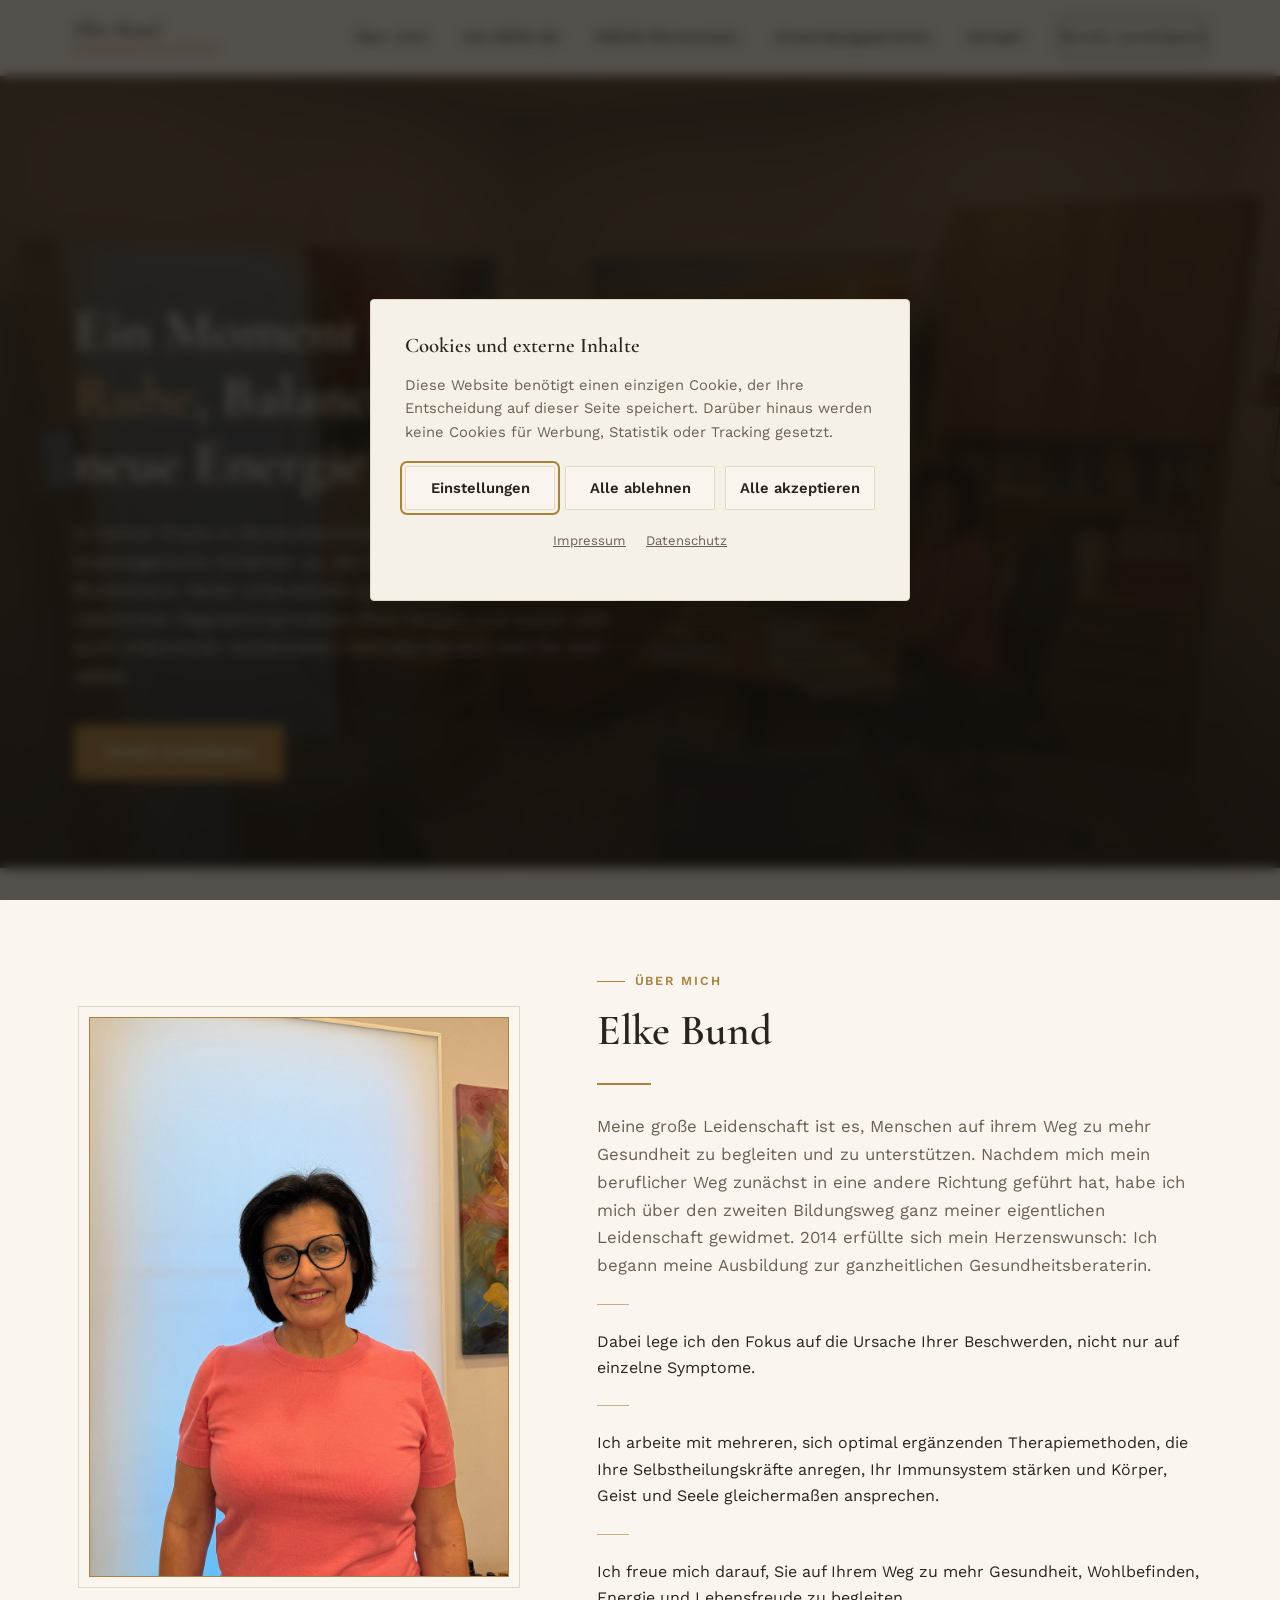
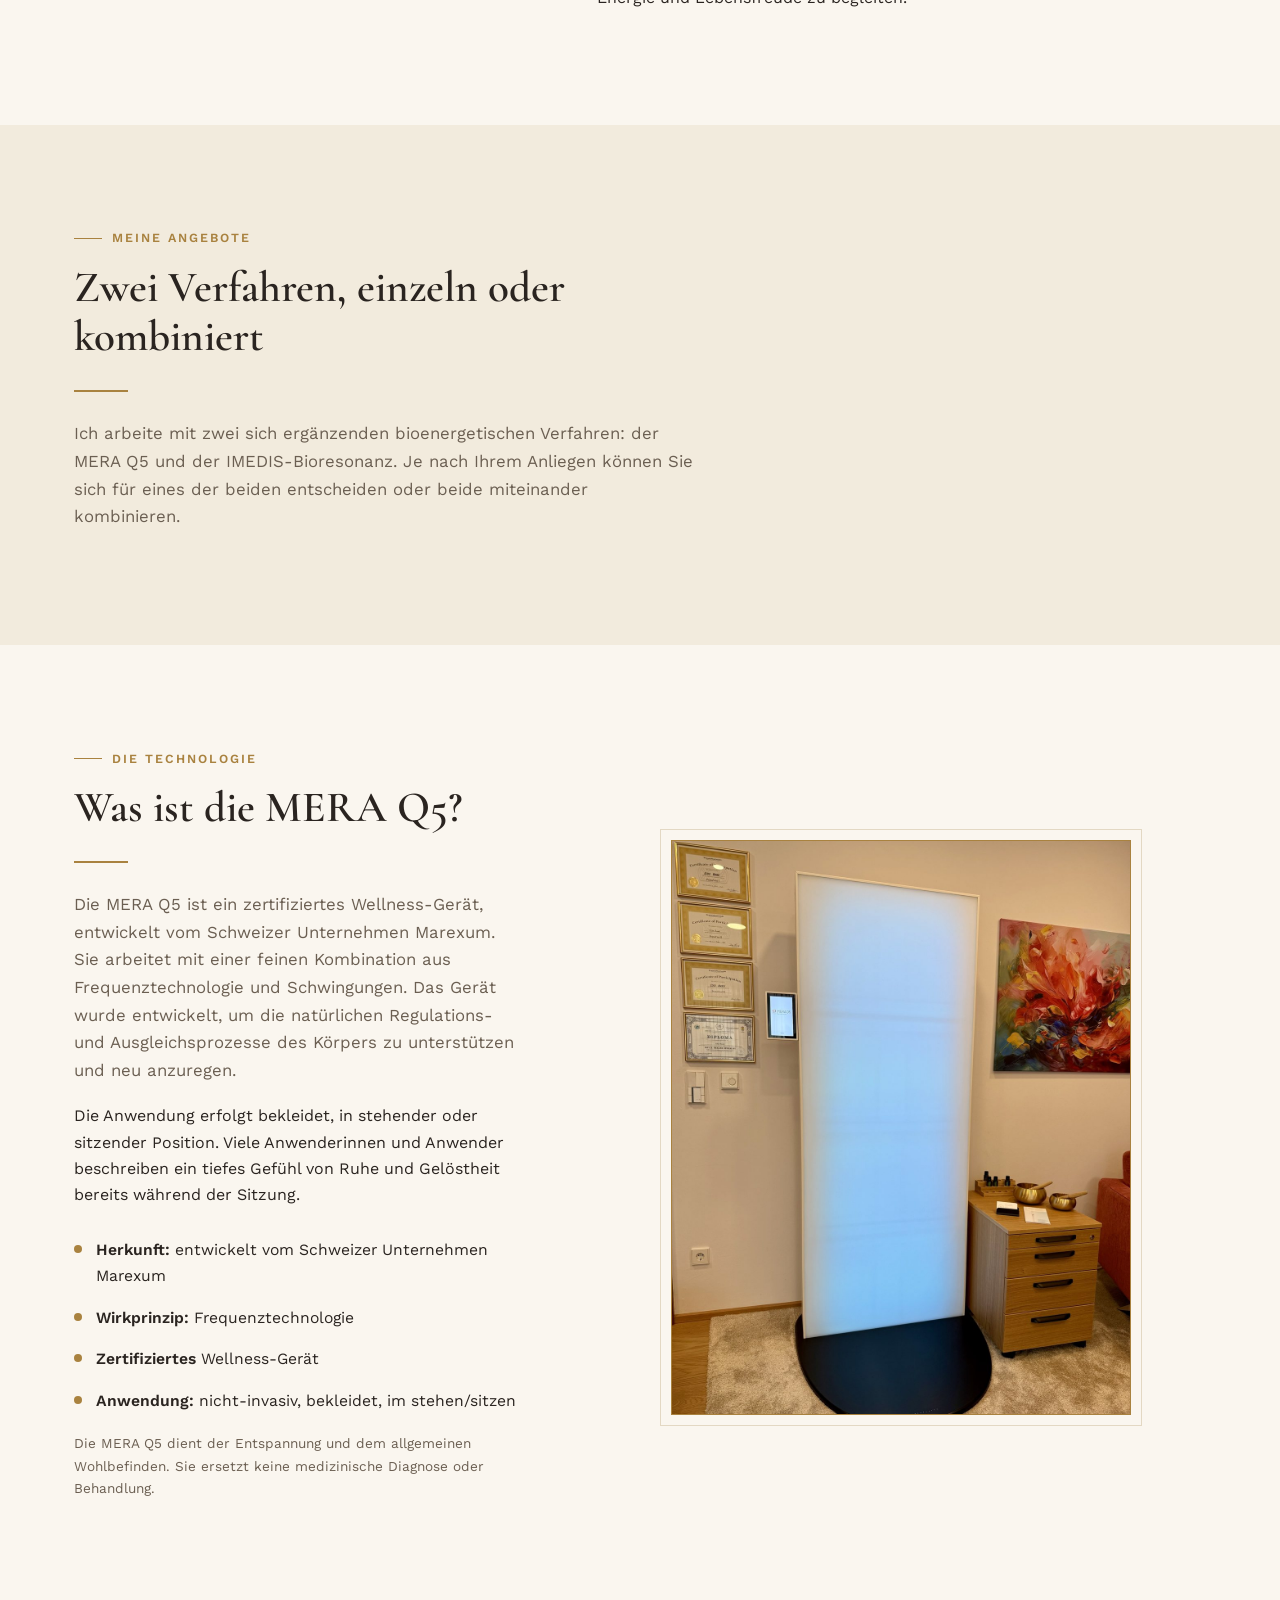
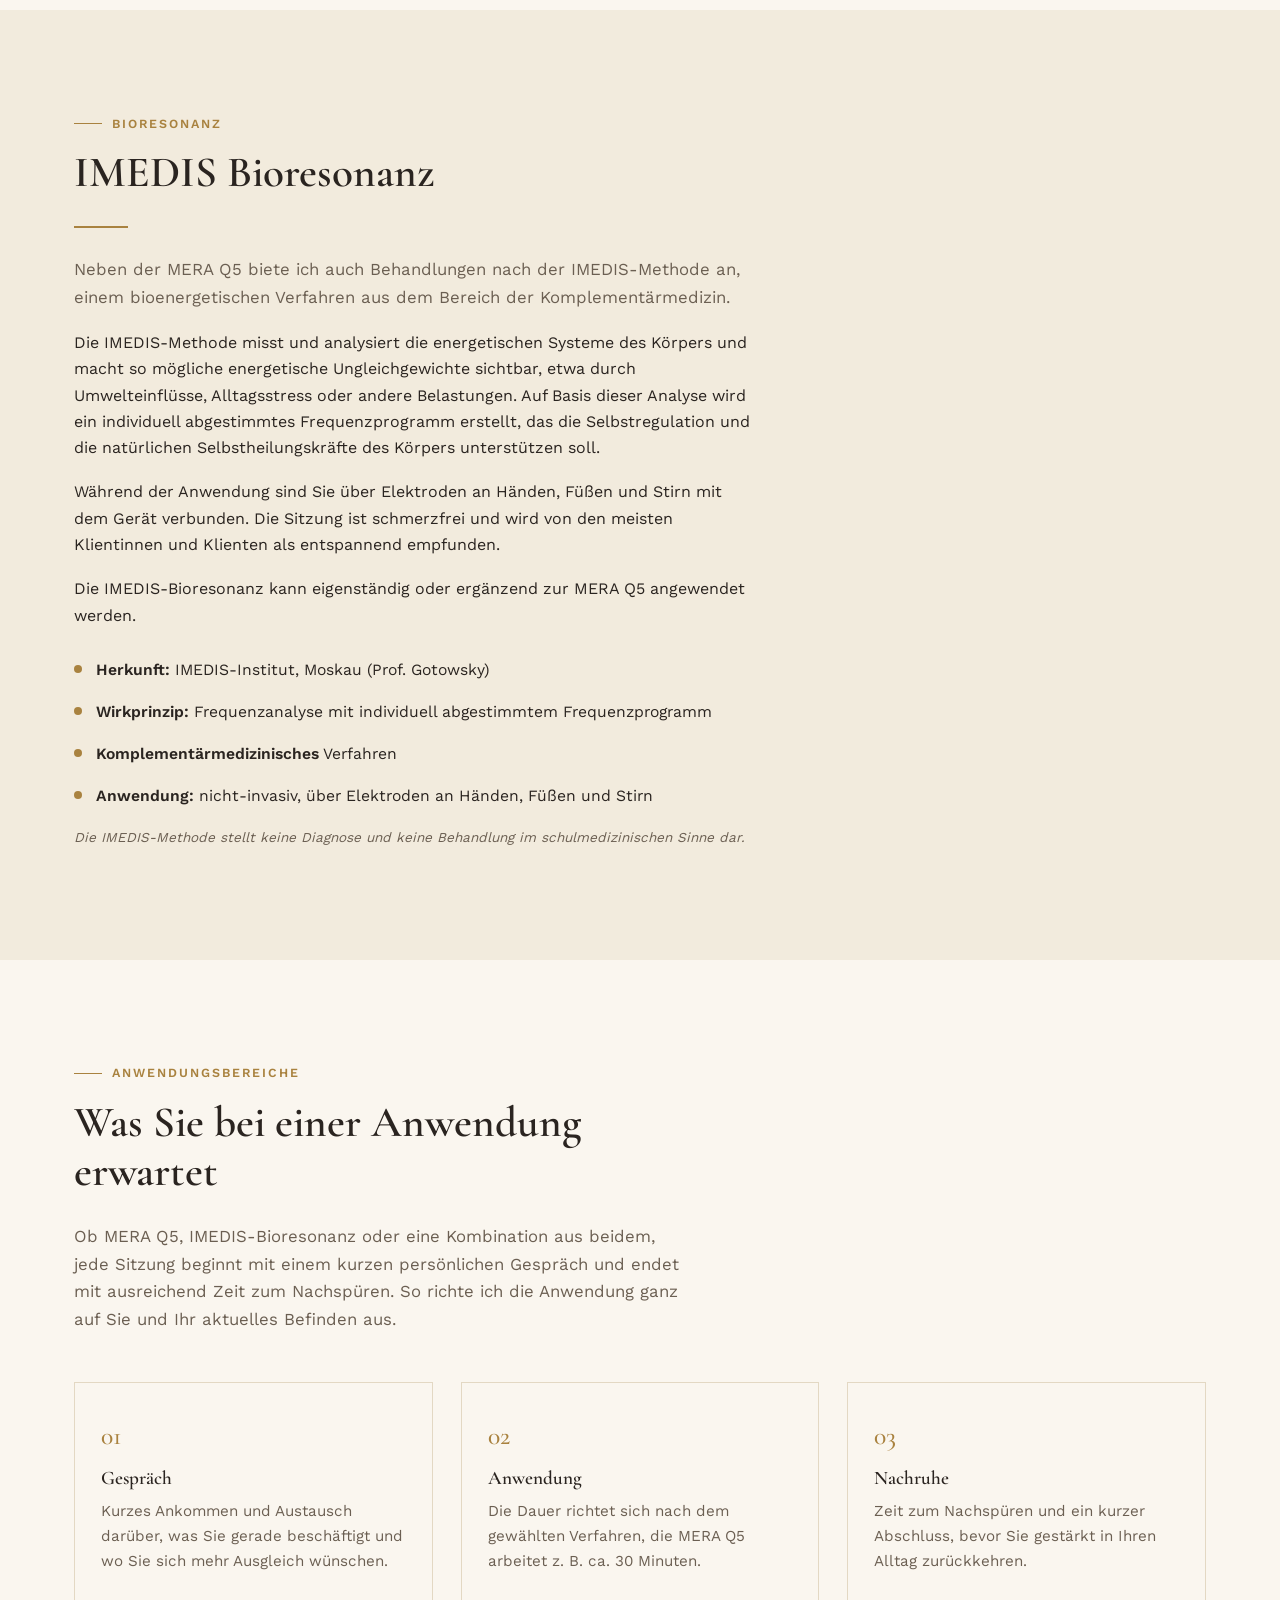
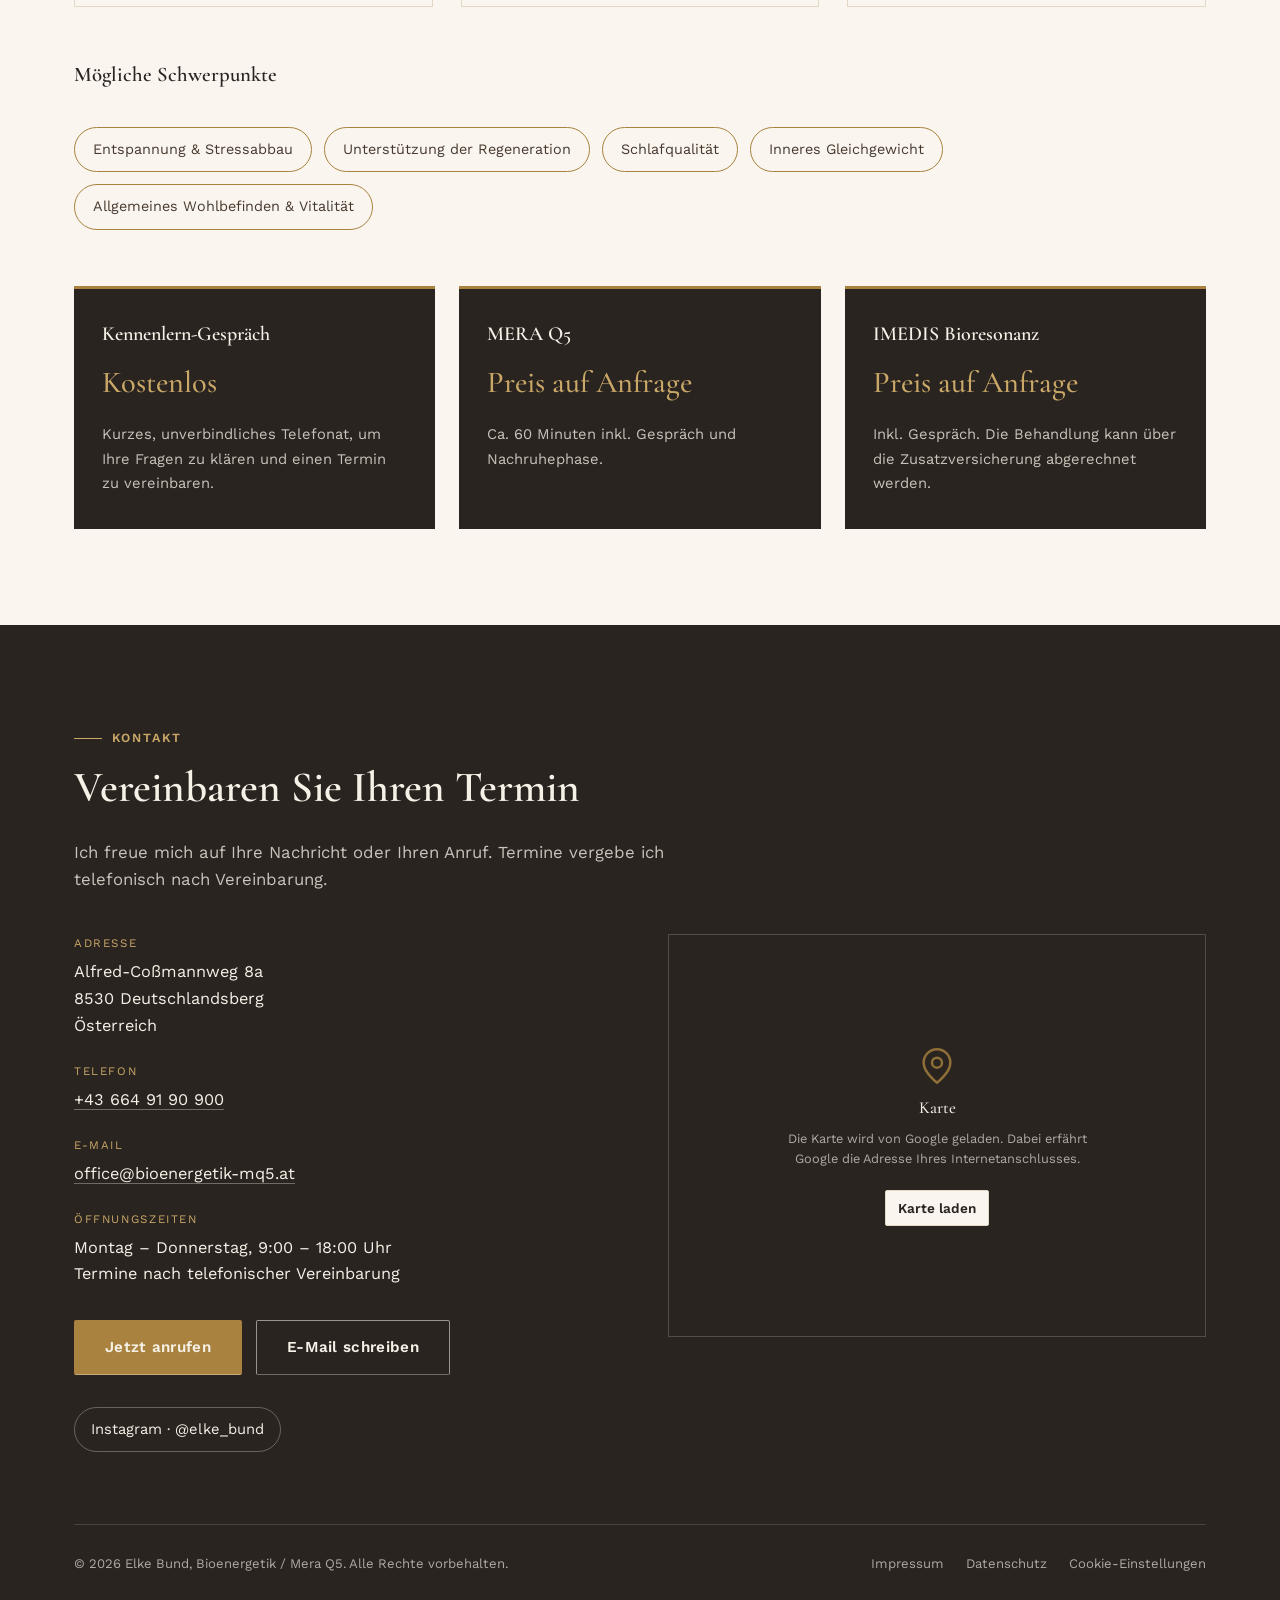
<file: index.html>
<!DOCTYPE html>
<html lang="de">
<head>
<meta charset="UTF-8">
<meta name="viewport" content="width=device-width, initial-scale=1.0">

<!-- SICHERHEIT: Content Security Policy. Die Seite laedt ausschliesslich
     Dateien von sich selbst. GitHub Pages kann keine echten HTTP-Header
     senden, deshalb als meta-Tag. FOLGE FUER DIE ARBEIT: style="..." im
     HTML und <script> Bloecke im HTML werden stillschweigend blockiert.
     Neues CSS gehoert nach css/style.css, neues JavaScript nach js/script.js.
     frame-src erlaubt ausschliesslich Google Maps, und auch das nur fuer
     den iframe, den js/script.js erst nach der Zustimmung erzeugt. -->
<meta http-equiv="Content-Security-Policy" content="default-src 'none'; script-src 'self'; style-src 'self'; font-src 'self'; img-src 'self' data:; frame-src https://www.google.com; base-uri 'none'; form-action 'none'">
<meta name="referrer" content="strict-origin-when-cross-origin">

<title>Elke Bund, Bioenergetik: MERA Q5 &amp; IMEDIS Bioresonanz | Deutschlandsberg</title>
<meta name="description" content="Bioenergetische Anwendungen mit der MERA Q5 und der IMEDIS-Bioresonanz bei Elke Bund in Deutschlandsberg, einzeln oder miteinander kombiniert.">
<link rel="icon" type="image/svg+xml" href="assets/images/favicon.svg">
<!-- Schriften liegen selbst im Repo (assets/fonts/), nie ueber das Google-
     Fonts-CDN: das wuerde die IP-Adresse jedes Besuchers an Google
     uebertragen, noch bevor eine Cookie-Entscheidung moeglich ist. -->
<link rel="stylesheet" href="css/fonts.css">
<link rel="stylesheet" href="css/style.css">
</head>
<body>

<a class="skip-link" href="#inhalt">Zum Inhalt springen</a>

<nav class="site-nav">
  <div class="nav-inner">
    <a href="#top" class="brand">
      <span class="brand-name">Elke Bund</span>
      <span class="brand-sub">Bioenergetik-Praxis</span>
    </a>

    <input type="checkbox" id="nav-toggle" class="nav-toggle">
    <label for="nav-toggle" class="nav-toggle-label" aria-label="Menü öffnen">
      <span></span><span></span><span></span>
    </label>

    <ul class="nav-links">
      <li><a href="#ueber-mich">Über mich</a></li>
      <li><a href="#mera-q5">Die MERA Q5</a></li>
      <li><a href="#imedis">IMEDIS Bioresonanz</a></li>
      <li><a href="#anwendungsbereiche">Anwendungsbereiche</a></li>
      <li><a href="#kontakt">Kontakt</a></li>
      <li class="nav-cta"><a href="#kontakt" class="btn btn-outline-dark">Termin vereinbaren</a></li>
    </ul>
  </div>
</nav>

<header class="hero" id="top">
  <div class="hero-media">
    <img src="assets/images/hero.jpg" alt="Praxisraum von Elke Bund mit der MERA Q5" width="2000" height="1500">
  </div>
  <div class="hero-scrim" aria-hidden="true"></div>
  <div class="container hero-content">
    <h1 class="hero-hook">Ein Moment für <em>Ruhe</em>, Balance und neue Energie</h1>
    <p class="hero-intro">
      In meiner Praxis in Deutschlandsberg biete ich zwei bioenergetische Verfahren an, die MERA Q5 und die
      IMEDIS-Bioresonanz. Beide unterstützen auf ihre eigene Art die natürlichen Regulationsprozesse Ihres
      Körpers und lassen sich auch miteinander kombinieren. Nehmen Sie sich Zeit für sich selbst.
    </p>
    <a href="#kontakt" class="btn btn-gold">Termin vereinbaren</a>
  </div>
</header>

<main id="inhalt">

  <section id="ueber-mich">
    <div class="container split">
      <div class="split-media">
        <div class="img-frame portrait-frame">
          <img src="assets/images/portrait.jpg" alt="Elke Bund" width="1050" height="1400" loading="lazy">
        </div>
      </div>
      <div class="split-text">
        <span class="eyebrow">Über mich</span>
        <h2 class="section-title">Elke Bund</h2>
        <hr class="divider-gold">
        <p class="lede">
          Meine große Leidenschaft ist es, Menschen auf ihrem Weg zu mehr Gesundheit zu begleiten und zu unterstützen.
          Nachdem mich mein beruflicher Weg zunächst in eine andere Richtung geführt hat, habe ich mich über den zweiten
          Bildungsweg ganz meiner eigentlichen Leidenschaft gewidmet. 2014 erfüllte sich mein Herzenswunsch:
          Ich begann meine Ausbildung zur ganzheitlichen Gesundheitsberaterin.
        </p>
        <hr class="divider-gold divider-gold-sm">
        <p>
          Dabei lege ich den Fokus auf die Ursache Ihrer Beschwerden, nicht nur auf einzelne Symptome.
        </p>
        <hr class="divider-gold divider-gold-sm">
        <p>
          Ich arbeite mit mehreren, sich optimal ergänzenden Therapiemethoden, die Ihre Selbstheilungskräfte anregen,
          Ihr Immunsystem stärken und Körper, Geist und Seele gleichermaßen ansprechen.
        </p>
        <hr class="divider-gold divider-gold-sm">
        <p>
          Ich freue mich darauf, Sie auf Ihrem Weg zu mehr Gesundheit, Wohlbefinden, Energie und Lebensfreude zu begleiten.
        </p>
      </div>
    </div>
  </section>

  <section id="verfahren" class="section-alt">
    <div class="container">
      <span class="eyebrow">Meine Angebote</span>
      <h2 class="section-title">Zwei Verfahren, einzeln oder kombiniert</h2>
      <hr class="divider-gold">
      <p class="section-lede">
        Ich arbeite mit zwei sich ergänzenden bioenergetischen Verfahren: der MERA Q5 und der IMEDIS-Bioresonanz.
        Je nach Ihrem Anliegen können Sie sich für eines der beiden entscheiden oder beide miteinander kombinieren.
      </p>
    </div>
  </section>

  <section id="mera-q5">
    <div class="container split reverse">
      <div class="split-media">
        <div class="img-frame device-frame">
          <img src="assets/images/device.jpg" alt="Die MERA Q5 im Praxisraum" width="1120" height="1400" loading="lazy">
        </div>
      </div>
      <div class="split-text">
        <span class="eyebrow">Die Technologie</span>
        <h2 class="section-title">Was ist die MERA Q5?</h2>
        <hr class="divider-gold">
        <p class="lede">
          Die MERA Q5 ist ein zertifiziertes Wellness-Gerät, entwickelt vom Schweizer Unternehmen Marexum. Sie
          arbeitet mit einer feinen Kombination aus Frequenztechnologie und Schwingungen. Das Gerät wurde entwickelt, um die
          natürlichen Regulations- und Ausgleichsprozesse des Körpers zu unterstützen und neu anzuregen.
        </p>
        <p>
          Die Anwendung erfolgt bekleidet, in stehender oder sitzender Position. Viele Anwenderinnen und Anwender
          beschreiben ein tiefes Gefühl von Ruhe und Gelöstheit bereits während der Sitzung.
        </p>
        <ul class="fact-list">
          <li><span class="dot"></span><span><strong>Herkunft:</strong> entwickelt vom Schweizer Unternehmen Marexum</span></li>
          <li><span class="dot"></span><span><strong>Wirkprinzip:</strong> Frequenztechnologie</span></li>
          <li><span class="dot"></span><span><strong>Zertifiziertes</strong> Wellness-Gerät</span></li>
          <li><span class="dot"></span><span><strong>Anwendung:</strong> nicht-invasiv, bekleidet, im stehen/sitzen</span></li>
        </ul>
        <p class="small-note">
          Die MERA Q5 dient der Entspannung und dem allgemeinen Wohlbefinden. Sie ersetzt keine medizinische
          Diagnose oder Behandlung.
        </p>
      </div>
    </div>
  </section>

  <section id="imedis" class="section-alt">
    <div class="container">
      <span class="eyebrow">Bioresonanz</span>
      <h2 class="section-title">IMEDIS Bioresonanz</h2>
      <hr class="divider-gold">
      <div class="text-block">
        <p class="lede">
          Neben der MERA Q5 biete ich auch Behandlungen nach der IMEDIS-Methode an, einem bioenergetischen
          Verfahren aus dem Bereich der Komplementärmedizin.
        </p>
        <p>
          Die IMEDIS-Methode misst und analysiert die energetischen Systeme des Körpers und macht so mögliche
          energetische Ungleichgewichte sichtbar, etwa durch Umwelteinflüsse, Alltagsstress oder andere
          Belastungen. Auf Basis dieser Analyse wird ein individuell abgestimmtes Frequenzprogramm erstellt, das
          die Selbstregulation und die natürlichen Selbstheilungskräfte des Körpers unterstützen soll.
        </p>
        <p>
          Während der Anwendung sind Sie über Elektroden an Händen, Füßen und Stirn mit dem Gerät verbunden. Die
          Sitzung ist schmerzfrei und wird von den meisten Klientinnen und Klienten als entspannend empfunden.
        </p>
        <p>
          Die IMEDIS-Bioresonanz kann eigenständig oder ergänzend zur MERA Q5 angewendet werden.
        </p>
        <ul class="fact-list">
          <li><span class="dot"></span><span><strong>Herkunft:</strong> IMEDIS-Institut, Moskau (Prof. Gotowsky)</span></li>
          <li><span class="dot"></span><span><strong>Wirkprinzip:</strong> Frequenzanalyse mit individuell abgestimmtem Frequenzprogramm</span></li>
          <li><span class="dot"></span><span><strong>Komplementärmedizinisches</strong> Verfahren</span></li>
          <li><span class="dot"></span><span><strong>Anwendung:</strong> nicht-invasiv, über Elektroden an Händen, Füßen und Stirn</span></li>
        </ul>
        <p class="small-note">
          <em>Die IMEDIS-Methode stellt keine Diagnose und keine Behandlung im schulmedizinischen Sinne dar.</em>
        </p>
      </div>
    </div>
  </section>

  <section id="anwendungsbereiche">
    <div class="container">
      <span class="eyebrow">Anwendungsbereiche</span>
      <h2 class="section-title">Was Sie bei einer Anwendung erwartet</h2>
      <p class="section-lede">
        Ob MERA Q5, IMEDIS-Bioresonanz oder eine Kombination aus beidem, jede Sitzung beginnt mit einem kurzen
        persönlichen Gespräch und endet mit ausreichend Zeit zum Nachspüren. So richte ich die Anwendung ganz auf
        Sie und Ihr aktuelles Befinden aus.
      </p>

      <div class="steps">
        <div class="step-card">
          <span class="step-number">01</span>
          <h3>Gespräch</h3>
          <p>Kurzes Ankommen und Austausch darüber, was Sie gerade beschäftigt und wo Sie sich mehr Ausgleich wünschen.</p>
        </div>
        <div class="step-card">
          <span class="step-number">02</span>
          <h3>Anwendung</h3>
          <p>Die Dauer richtet sich nach dem gewählten Verfahren, die MERA Q5 arbeitet z. B. ca. 30 Minuten.</p>
        </div>
        <div class="step-card">
          <span class="step-number">03</span>
          <h3>Nachruhe</h3>
          <p>Zeit zum Nachspüren und ein kurzer Abschluss, bevor Sie gestärkt in Ihren Alltag zurückkehren.</p>
        </div>
      </div>

      <div class="focus-block">
        <h3>Mögliche Schwerpunkte</h3>
        <div class="tag-grid">
          <span class="tag">Entspannung &amp; Stressabbau</span>
          <span class="tag">Unterstützung der Regeneration</span>
          <span class="tag">Schlafqualität</span>
          <span class="tag">Inneres Gleichgewicht</span>
          <span class="tag">Allgemeines Wohlbefinden &amp; Vitalität</span>
        </div>
      </div>

      <div class="pricing">
        <div class="price-card">
          <h3>Kennenlern-Gespräch</h3>
          <div class="price">Kostenlos</div>
          <p>Kurzes, unverbindliches Telefonat, um Ihre Fragen zu klären und einen Termin zu vereinbaren.</p>
        </div>
        <div class="price-card">
          <h3>MERA Q5</h3>
          <div class="price">Preis auf Anfrage</div>
          <p>Ca. 60 Minuten inkl. Gespräch und Nachruhephase.</p>
        </div>
        <div class="price-card">
          <h3>IMEDIS Bioresonanz</h3>
          <div class="price">Preis auf Anfrage</div>
          <p>Inkl. Gespräch. Die Behandlung kann über die Zusatzversicherung abgerechnet werden.</p>
        </div>
      </div>
    </div>
  </section>

  <section id="kontakt" class="contact">
    <div class="container">
      <span class="eyebrow">Kontakt</span>
      <h2 class="section-title">Vereinbaren Sie Ihren Termin</h2>
      <p class="section-lede">
        Ich freue mich auf Ihre Nachricht oder Ihren Anruf. Termine vergebe ich telefonisch nach Vereinbarung.
      </p>

      <div class="contact-grid">
        <div class="contact-info">
          <dl>
            <div>
              <dt>Adresse</dt>
              <dd>Alfred-Coßmannweg 8a<br>8530 Deutschlandsberg<br>Österreich</dd>
            </div>
            <div>
              <dt>Telefon</dt>
              <dd><a href="tel:+436649190900">+43 664 91 90 900</a></dd>
            </div>
            <div>
              <dt>E-Mail</dt>
              <dd><a href="#kontakt" data-mail="office" data-domain="bioenergetik-mq5.at"><span class="mail-text">office (at) bioenergetik-mq5.at</span></a></dd>
            </div>
            <div>
              <dt>Öffnungszeiten</dt>
              <dd>Montag – Donnerstag, 9:00 – 18:00 Uhr<br>Termine nach telefonischer Vereinbarung</dd>
            </div>
          </dl>

          <div class="contact-cta">
            <a href="tel:+436649190900" class="btn btn-gold">Jetzt anrufen</a>
            <a href="#kontakt" data-mail="office" data-domain="bioenergetik-mq5.at" class="btn btn-outline">E-Mail schreiben</a>
          </div>

          <div class="social-row">
            <a href="https://www.instagram.com/elke_bund" target="_blank" rel="noopener noreferrer">
              Instagram · @elke_bund
            </a>
          </div>
        </div>

        <div class="map-frame">
          <div class="einbettung"
               data-kategorie="maps"
               data-titel="Karte mit dem Standort: Alfred-Coßmannweg 8a, 8530 Deutschlandsberg"
               data-src="https://www.google.com/maps?q=Alfred-Co%C3%9Fmannweg+8a,+8530+Deutschlandsberg,+%C3%96sterreich&amp;output=embed">
            <div class="einbettung-platzhalter">
              <svg viewBox="0 0 24 24" fill="none" stroke="currentColor" stroke-width="1.5" stroke-linecap="round" stroke-linejoin="round" aria-hidden="true">
                <path d="M20 10c0 6-8 12-8 12s-8-6-8-12a8 8 0 0 1 16 0z"></path>
                <circle cx="12" cy="10" r="3"></circle>
              </svg>
              <span>Karte</span>
              <small>Die Karte wird von Google geladen. Dabei erfährt Google die Adresse Ihres Internetanschlusses.</small>
              <button type="button" class="cc-btn cc-btn-klein" data-freigeben="maps">Karte laden</button>
            </div>
          </div>
        </div>
      </div>

      <div class="site-footer-bottom">
        <span>&copy; 2026 Elke Bund, Bioenergetik / Mera Q5. Alle Rechte vorbehalten.</span>
        <ul class="legal-links">
          <li><a href="impressum.html">Impressum</a></li>
          <li><a href="datenschutz.html">Datenschutz</a></li>
          <li><button type="button" class="footer-btn" id="ccOeffnen">Cookie-Einstellungen</button></li>
        </ul>
      </div>
    </div>
  </section>

</main>

<!-- ===== ZUSTIMMUNGSMANAGER =====
     Zwei Ansichten in einem Dialog. Die Kategorien stehen in js/script.js
     als Datenstruktur und werden dort erweitert, nicht hier im HTML. -->
<div class="cc-overlay" id="ccOverlay" hidden>
  <div class="cc-dialog" role="dialog" aria-modal="true" aria-labelledby="ccTitel" id="ccDialog">

    <h2 class="cc-titel" id="ccTitel">Cookies und externe Inhalte</h2>

    <div class="cc-view" id="ccKurz">
      <p class="cc-text">
        Diese Website benötigt einen einzigen Cookie, der Ihre Entscheidung
        auf dieser Seite speichert. Darüber hinaus werden keine Cookies für
        Werbung, Statistik oder Tracking gesetzt.
      </p>
      <div class="cc-actions">
        <button type="button" class="cc-btn" id="ccEinstellungen">Einstellungen</button>
        <button type="button" class="cc-btn" id="ccAblehnen">Alle ablehnen</button>
        <button type="button" class="cc-btn" id="ccAnnehmen">Alle akzeptieren</button>
      </div>
    </div>

    <div class="cc-view" id="ccDetail" hidden>
      <div class="cc-kategorien" id="ccKategorien"></div>
      <div class="cc-actions">
        <button type="button" class="cc-btn" id="ccZurueck">Zurück</button>
        <button type="button" class="cc-btn" id="ccSpeichern">Auswahl speichern</button>
        <button type="button" class="cc-btn" id="ccAnnehmen2">Alle akzeptieren</button>
      </div>
    </div>

    <p class="cc-links">
      <a href="impressum.html">Impressum</a>
      <a href="datenschutz.html">Datenschutz</a>
    </p>
  </div>
</div>

<script src="js/script.js"></script>
</body>
</html>
</file>
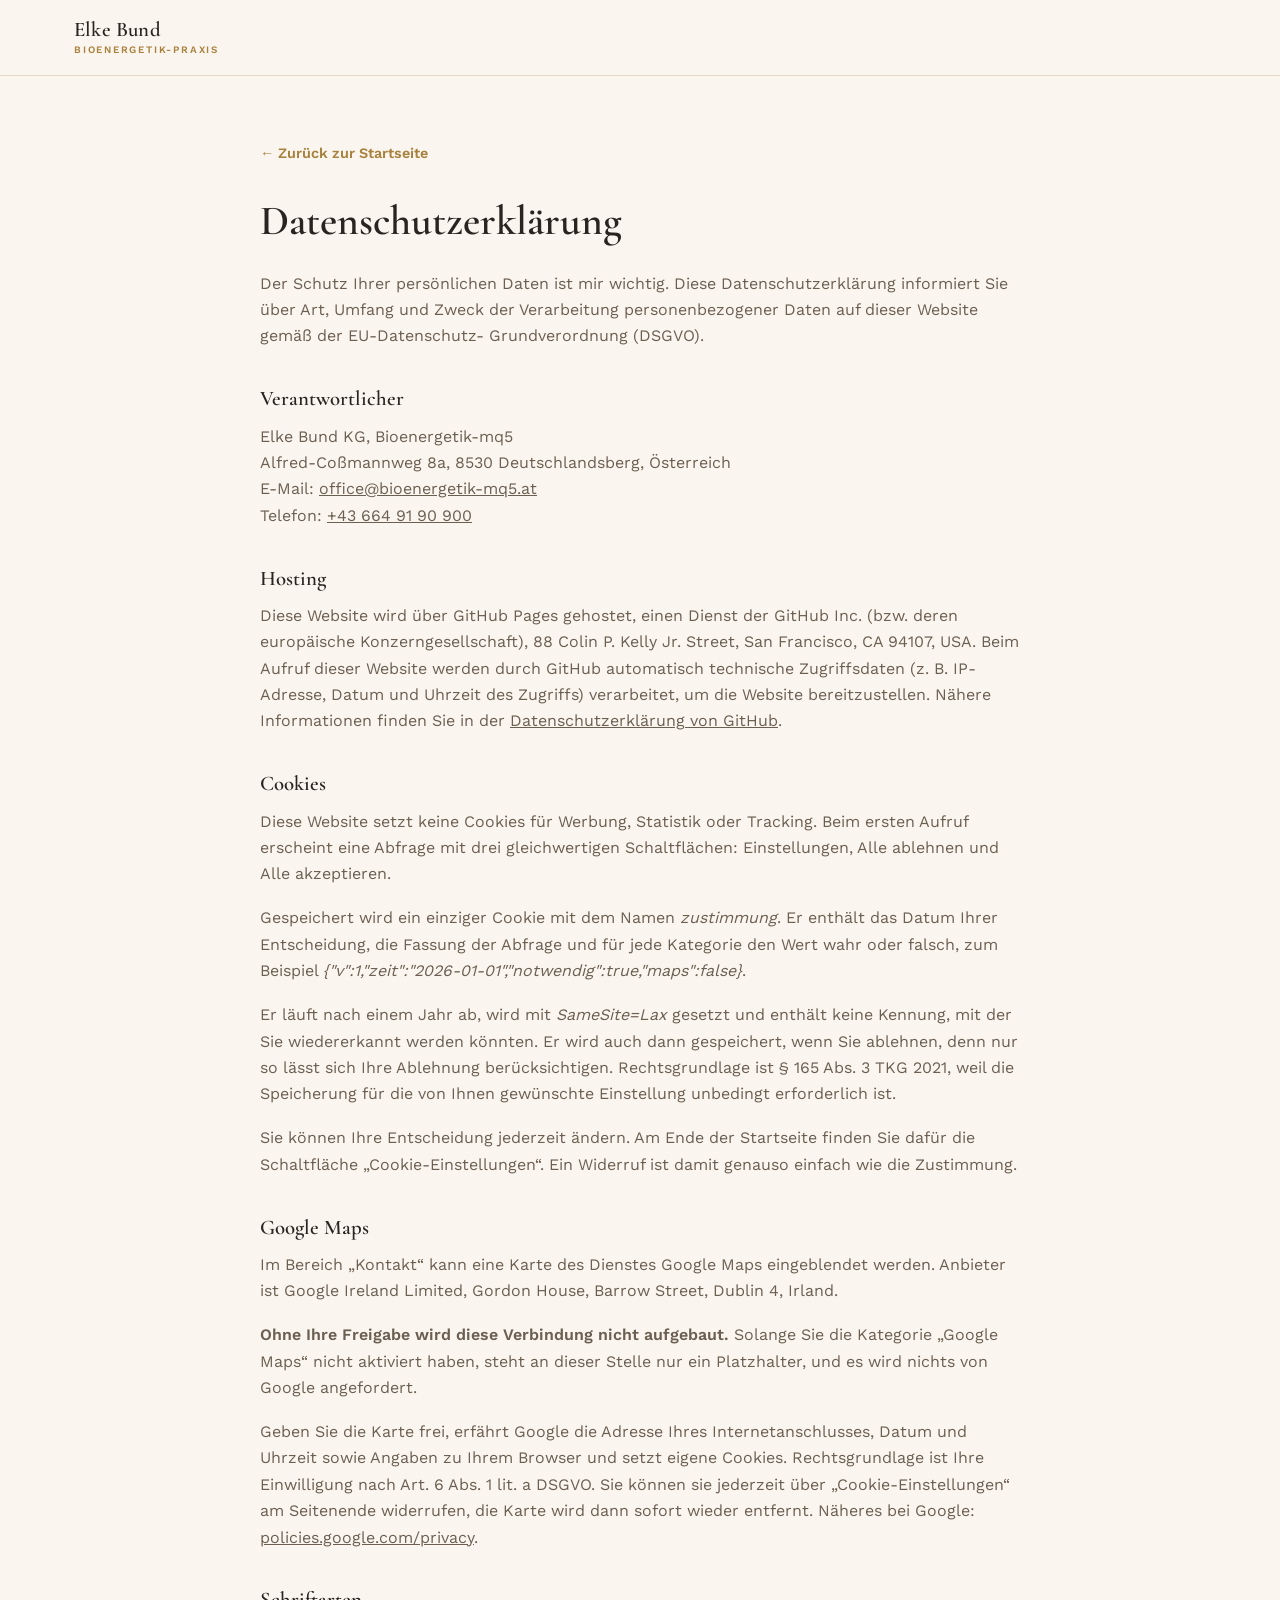
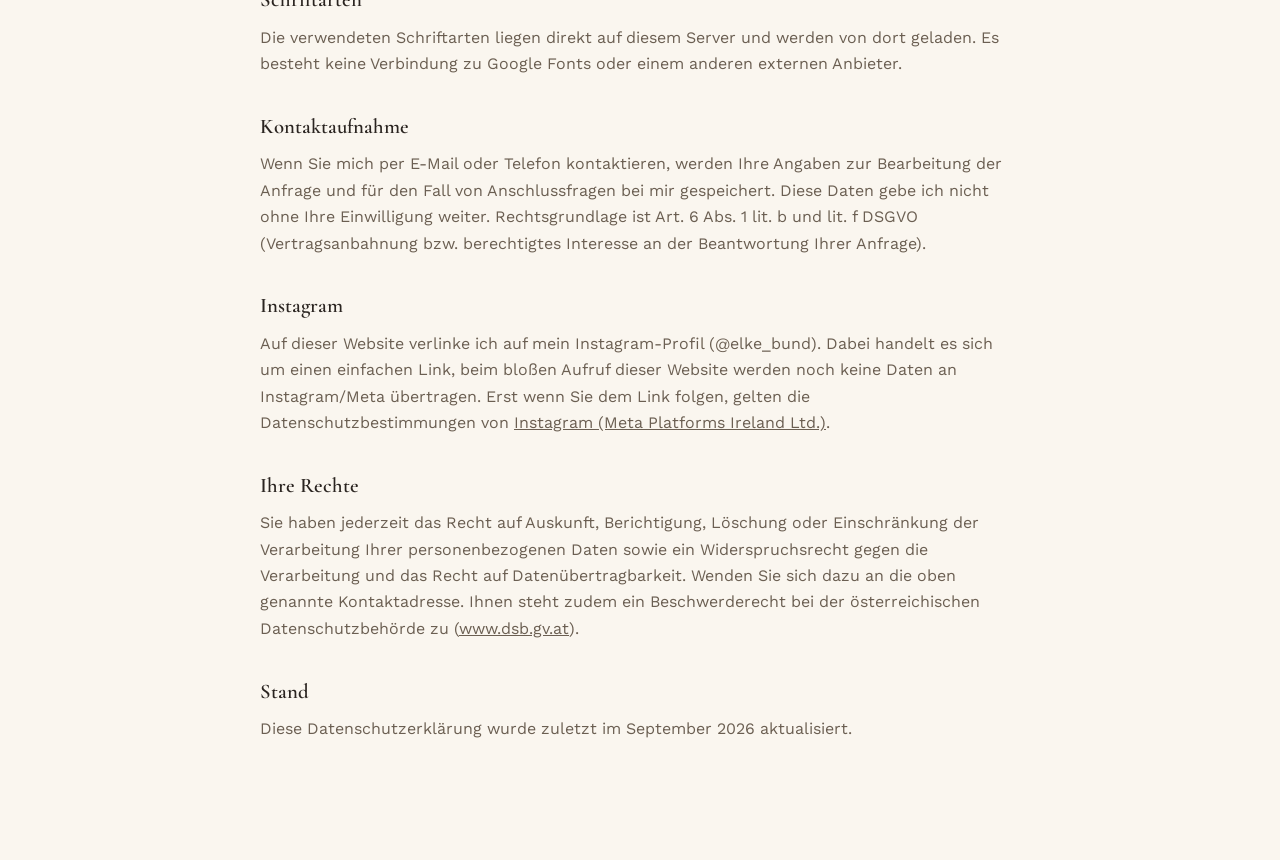
<file: datenschutz.html>
<!DOCTYPE html>
<html lang="de">
<head>
<meta charset="UTF-8">
<meta name="viewport" content="width=device-width, initial-scale=1.0">
<meta http-equiv="Content-Security-Policy" content="default-src 'none'; script-src 'self'; style-src 'self'; font-src 'self'; img-src 'self' data:; base-uri 'none'; form-action 'none'">
<meta name="referrer" content="strict-origin-when-cross-origin">
<title>Datenschutz | Elke Bund, Bioenergetik: MERA Q5 &amp; IMEDIS Bioresonanz</title>
<meta name="robots" content="noindex">
<link rel="icon" type="image/svg+xml" href="assets/images/favicon.svg">
<link rel="stylesheet" href="css/fonts.css">
<link rel="stylesheet" href="css/style.css">
</head>
<body>

<nav class="site-nav">
  <div class="nav-inner">
    <a href="index.html#top" class="brand">
      <span class="brand-name">Elke Bund</span>
      <span class="brand-sub">Bioenergetik-Praxis</span>
    </a>
  </div>
</nav>

<div class="container legal-page">
  <a href="index.html" class="legal-back">&larr; Zurück zur Startseite</a>
  <h1>Datenschutzerklärung</h1>

  <p>
    Der Schutz Ihrer persönlichen Daten ist mir wichtig. Diese Datenschutzerklärung informiert Sie über Art,
    Umfang und Zweck der Verarbeitung personenbezogener Daten auf dieser Website gemäß der EU-Datenschutz-
    Grundverordnung (DSGVO).
  </p>

  <h2>Verantwortlicher</h2>
  <p>
    Elke Bund KG, Bioenergetik-mq5<br>
    Alfred-Coßmannweg 8a, 8530 Deutschlandsberg, Österreich<br>
    E-Mail: <a href="mailto:office@bioenergetik-mq5.at">office@bioenergetik-mq5.at</a><br>
    Telefon: <a href="tel:+436649190900">+43 664 91 90 900</a>
  </p>

  <h2>Hosting</h2>
  <p>
    Diese Website wird über GitHub Pages gehostet, einen Dienst der GitHub Inc. (bzw. deren europäische
    Konzerngesellschaft), 88 Colin P. Kelly Jr. Street, San Francisco, CA 94107, USA. Beim Aufruf dieser Website
    werden durch GitHub automatisch technische Zugriffsdaten (z. B. IP-Adresse, Datum und Uhrzeit des Zugriffs)
    verarbeitet, um die Website bereitzustellen. Nähere Informationen finden Sie in der
    <a href="https://docs.github.com/site-policy/privacy-policies/github-privacy-statement" target="_blank" rel="noopener noreferrer">Datenschutzerklärung von GitHub</a>.
  </p>

  <h2>Cookies</h2>
  <p>
    Diese Website setzt keine Cookies für Werbung, Statistik oder Tracking. Beim ersten Aufruf erscheint eine
    Abfrage mit drei gleichwertigen Schaltflächen: Einstellungen, Alle ablehnen und Alle akzeptieren.
  </p>
  <p>
    Gespeichert wird ein einziger Cookie mit dem Namen <em>zustimmung</em>. Er enthält das Datum Ihrer
    Entscheidung, die Fassung der Abfrage und für jede Kategorie den Wert wahr oder falsch, zum Beispiel
    <em>{"v":1,"zeit":"2026-01-01","notwendig":true,"maps":false}</em>.
  </p>
  <p>
    Er läuft nach einem Jahr ab, wird mit <em>SameSite=Lax</em> gesetzt und enthält keine Kennung, mit der Sie
    wiedererkannt werden könnten. Er wird auch dann gespeichert, wenn Sie ablehnen, denn nur so lässt sich Ihre
    Ablehnung berücksichtigen. Rechtsgrundlage ist § 165 Abs. 3 TKG 2021, weil die Speicherung für die von Ihnen
    gewünschte Einstellung unbedingt erforderlich ist.
  </p>
  <p>
    Sie können Ihre Entscheidung jederzeit ändern. Am Ende der Startseite finden Sie dafür die Schaltfläche
    „Cookie-Einstellungen“. Ein Widerruf ist damit genauso einfach wie die Zustimmung.
  </p>

  <h2>Google Maps</h2>
  <p>
    Im Bereich „Kontakt“ kann eine Karte des Dienstes Google Maps eingeblendet werden. Anbieter ist Google
    Ireland Limited, Gordon House, Barrow Street, Dublin 4, Irland.
  </p>
  <p>
    <strong>Ohne Ihre Freigabe wird diese Verbindung nicht aufgebaut.</strong> Solange Sie die Kategorie
    „Google Maps“ nicht aktiviert haben, steht an dieser Stelle nur ein Platzhalter, und es wird nichts von
    Google angefordert.
  </p>
  <p>
    Geben Sie die Karte frei, erfährt Google die Adresse Ihres Internetanschlusses, Datum und Uhrzeit sowie
    Angaben zu Ihrem Browser und setzt eigene Cookies. Rechtsgrundlage ist Ihre Einwilligung nach Art. 6 Abs. 1
    lit. a DSGVO. Sie können sie jederzeit über „Cookie-Einstellungen“ am Seitenende widerrufen, die Karte wird
    dann sofort wieder entfernt. Näheres bei Google:
    <a href="https://policies.google.com/privacy" target="_blank" rel="noopener noreferrer">policies.google.com/privacy</a>.
  </p>

  <h2>Schriftarten</h2>
  <p>
    Die verwendeten Schriftarten liegen direkt auf diesem Server und werden von dort geladen. Es besteht keine
    Verbindung zu Google Fonts oder einem anderen externen Anbieter.
  </p>

  <h2>Kontaktaufnahme</h2>
  <p>
    Wenn Sie mich per E-Mail oder Telefon kontaktieren, werden Ihre Angaben zur Bearbeitung der Anfrage und für
    den Fall von Anschlussfragen bei mir gespeichert. Diese Daten gebe ich nicht ohne Ihre Einwilligung weiter.
    Rechtsgrundlage ist Art. 6 Abs. 1 lit. b und lit. f DSGVO (Vertragsanbahnung bzw. berechtigtes Interesse an
    der Beantwortung Ihrer Anfrage).
  </p>

  <h2>Instagram</h2>
  <p>
    Auf dieser Website verlinke ich auf mein Instagram-Profil (@elke_bund). Dabei handelt es sich um einen
    einfachen Link, beim bloßen Aufruf dieser Website werden noch keine Daten an Instagram/Meta übertragen.
    Erst wenn Sie dem Link folgen, gelten die Datenschutzbestimmungen von
    <a href="https://privacycenter.instagram.com/policy" target="_blank" rel="noopener noreferrer">Instagram (Meta Platforms Ireland Ltd.)</a>.
  </p>

  <h2>Ihre Rechte</h2>
  <p>
    Sie haben jederzeit das Recht auf Auskunft, Berichtigung, Löschung oder Einschränkung der Verarbeitung Ihrer
    personenbezogenen Daten sowie ein Widerspruchsrecht gegen die Verarbeitung und das Recht auf
    Datenübertragbarkeit. Wenden Sie sich dazu an die oben genannte Kontaktadresse. Ihnen steht zudem ein
    Beschwerderecht bei der österreichischen Datenschutzbehörde zu (<a href="https://www.dsb.gv.at" target="_blank" rel="noopener noreferrer">www.dsb.gv.at</a>).
  </p>

  <h2>Stand</h2>
  <p>Diese Datenschutzerklärung wurde zuletzt im September 2026 aktualisiert.</p>
</div>

<script src="js/script.js"></script>
</body>
</html>
</file>
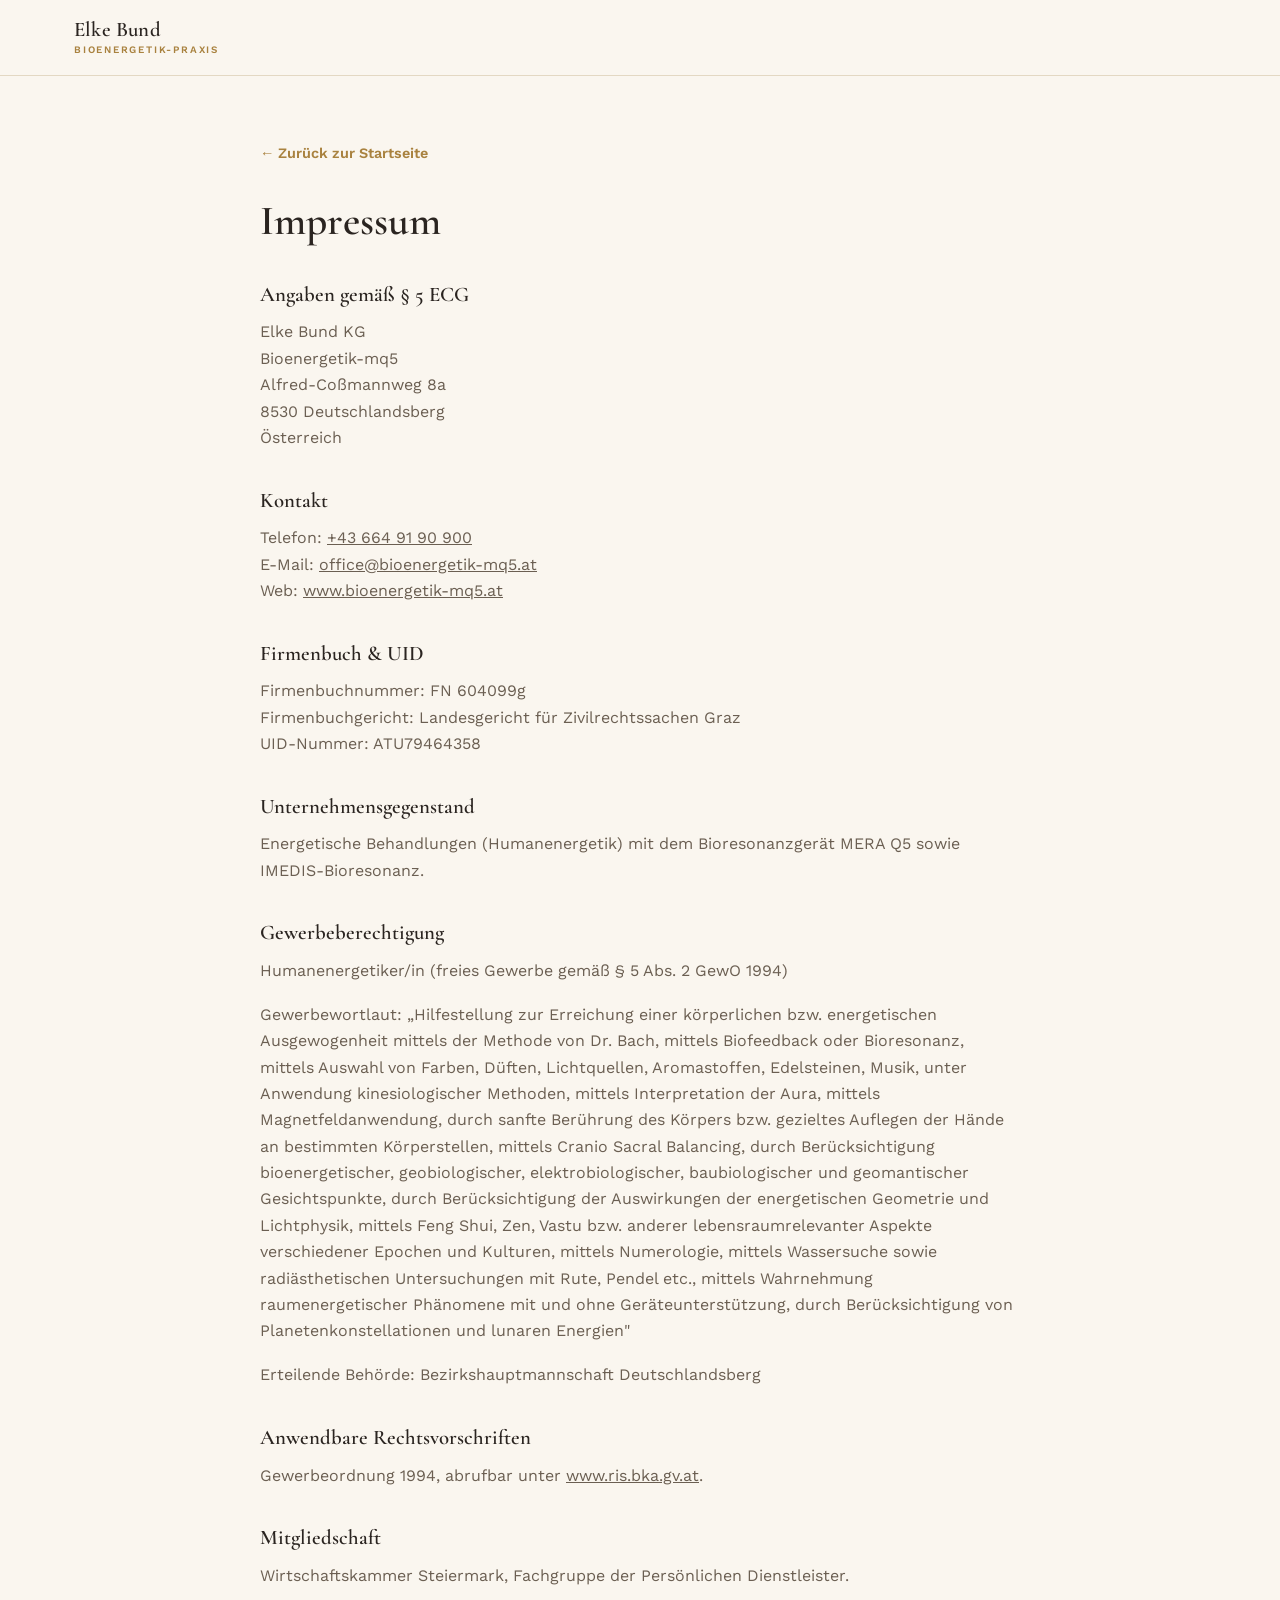
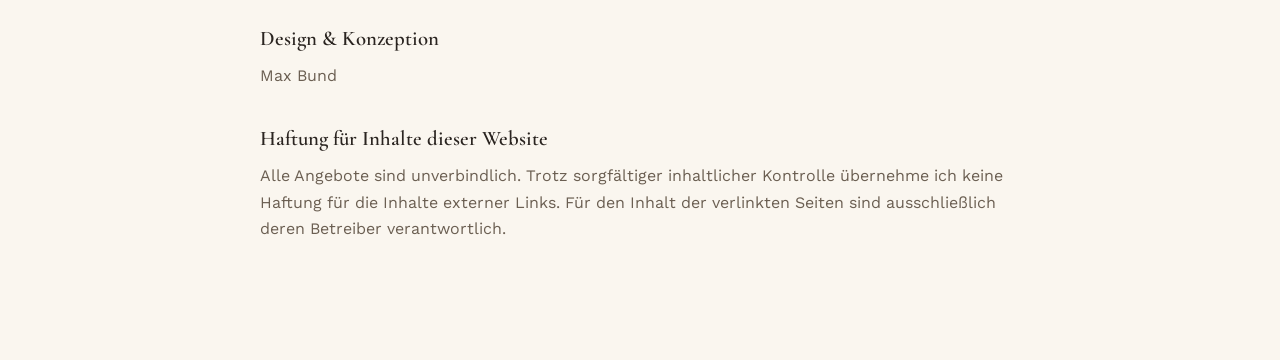
<file: impressum.html>
<!DOCTYPE html>
<html lang="de">
<head>
<meta charset="UTF-8">
<meta name="viewport" content="width=device-width, initial-scale=1.0">
<meta http-equiv="Content-Security-Policy" content="default-src 'none'; script-src 'self'; style-src 'self'; font-src 'self'; img-src 'self' data:; base-uri 'none'; form-action 'none'">
<meta name="referrer" content="strict-origin-when-cross-origin">
<title>Impressum | Elke Bund, Bioenergetik: MERA Q5 &amp; IMEDIS Bioresonanz</title>
<meta name="robots" content="noindex">
<link rel="icon" type="image/svg+xml" href="assets/images/favicon.svg">
<link rel="stylesheet" href="css/fonts.css">
<link rel="stylesheet" href="css/style.css">
</head>
<body>

<nav class="site-nav">
  <div class="nav-inner">
    <a href="index.html#top" class="brand">
      <span class="brand-name">Elke Bund</span>
      <span class="brand-sub">Bioenergetik-Praxis</span>
    </a>
  </div>
</nav>

<div class="container legal-page">
  <a href="index.html" class="legal-back">&larr; Zurück zur Startseite</a>
  <h1>Impressum</h1>

  <h2>Angaben gemäß § 5 ECG</h2>
  <p>
    Elke Bund KG<br>
    Bioenergetik-mq5<br>
    Alfred-Coßmannweg 8a<br>
    8530 Deutschlandsberg<br>
    Österreich
  </p>

  <h2>Kontakt</h2>
  <p>
    Telefon: <a href="tel:+436649190900">+43 664 91 90 900</a><br>
    E-Mail: <a href="mailto:office@bioenergetik-mq5.at">office@bioenergetik-mq5.at</a><br>
    Web: <a href="https://www.bioenergetik-mq5.at">www.bioenergetik-mq5.at</a>
  </p>

  <h2>Firmenbuch &amp; UID</h2>
  <p>
    Firmenbuchnummer: FN 604099g<br>
    Firmenbuchgericht: Landesgericht für Zivilrechtssachen Graz<br>
    UID-Nummer: ATU79464358
  </p>

  <h2>Unternehmensgegenstand</h2>
  <p>Energetische Behandlungen (Humanenergetik) mit dem Bioresonanzgerät MERA Q5 sowie IMEDIS-Bioresonanz.</p>

  <h2>Gewerbeberechtigung</h2>
  <p>
    Humanenergetiker/in (freies Gewerbe gemäß § 5 Abs. 2 GewO 1994)
  </p>
  <p>
    Gewerbewortlaut: „Hilfestellung zur Erreichung einer körperlichen bzw. energetischen Ausgewogenheit mittels
    der Methode von Dr. Bach, mittels Biofeedback oder Bioresonanz, mittels Auswahl von Farben, Düften,
    Lichtquellen, Aromastoffen, Edelsteinen, Musik, unter Anwendung kinesiologischer Methoden, mittels
    Interpretation der Aura, mittels Magnetfeldanwendung, durch sanfte Berührung des Körpers bzw. gezieltes
    Auflegen der Hände an bestimmten Körperstellen, mittels Cranio Sacral Balancing, durch Berücksichtigung
    bioenergetischer, geobiologischer, elektrobiologischer, baubiologischer und geomantischer Gesichtspunkte,
    durch Berücksichtigung der Auswirkungen der energetischen Geometrie und Lichtphysik, mittels Feng Shui, Zen,
    Vastu bzw. anderer lebensraumrelevanter Aspekte verschiedener Epochen und Kulturen, mittels Numerologie,
    mittels Wassersuche sowie radiästhetischen Untersuchungen mit Rute, Pendel etc., mittels Wahrnehmung
    raumenergetischer Phänomene mit und ohne Geräteunterstützung, durch Berücksichtigung von
    Planetenkonstellationen und lunaren Energien"
  </p>
  <p>
    Erteilende Behörde: Bezirkshauptmannschaft Deutschlandsberg
  </p>

  <h2>Anwendbare Rechtsvorschriften</h2>
  <p>
    Gewerbeordnung 1994, abrufbar unter <a href="https://www.ris.bka.gv.at" target="_blank" rel="noopener noreferrer">www.ris.bka.gv.at</a>.
  </p>

  <h2>Mitgliedschaft</h2>
  <p>Wirtschaftskammer Steiermark, Fachgruppe der Persönlichen Dienstleister.</p>

  <h2>Design &amp; Konzeption</h2>
  <p>Max Bund</p>

  <h2>Haftung für Inhalte dieser Website</h2>
  <p>
    Alle Angebote sind unverbindlich. Trotz sorgfältiger inhaltlicher Kontrolle übernehme ich keine Haftung für die
    Inhalte externer Links. Für den Inhalt der verlinkten Seiten sind ausschließlich deren Betreiber verantwortlich.
  </p>
</div>

<script src="js/script.js"></script>
</body>
</html>
</file>
<file: css/fonts.css>
/* Selbst gehostete Schriften. Niemals über das Google-Fonts-CDN einbinden:
   das würde die IP-Adresse jedes Besuchers an Google übertragen, bevor
   überhaupt eine Cookie-Entscheidung möglich ist. */

@font-face {
  font-family: "Cormorant Garamond";
  font-style: normal;
  font-weight: 500;
  font-display: swap;
  src: url("../assets/fonts/cormorant-garamond-500.woff2") format("woff2");
}

@font-face {
  font-family: "Cormorant Garamond";
  font-style: normal;
  font-weight: 600;
  font-display: swap;
  src: url("../assets/fonts/cormorant-garamond-600.woff2") format("woff2");
}

@font-face {
  font-family: "Cormorant Garamond";
  font-style: normal;
  font-weight: 700;
  font-display: swap;
  src: url("../assets/fonts/cormorant-garamond-700.woff2") format("woff2");
}

@font-face {
  font-family: "Work Sans";
  font-style: normal;
  font-weight: 400;
  font-display: swap;
  src: url("../assets/fonts/work-sans-400.woff2") format("woff2");
}

@font-face {
  font-family: "Work Sans";
  font-style: normal;
  font-weight: 500;
  font-display: swap;
  src: url("../assets/fonts/work-sans-500.woff2") format("woff2");
}

@font-face {
  font-family: "Work Sans";
  font-style: normal;
  font-weight: 600;
  font-display: swap;
  src: url("../assets/fonts/work-sans-600.woff2") format("woff2");
}
</file>
<file: css/style.css>
/* =========================================================
   Elke Bund — Bioenergetik / Mera Q5
   Base styles
   ========================================================= */

:root {
  --color-bg: #faf6ef;
  --color-bg-alt: #f2ebdd;
  --color-dark: #2a2420;
  --color-dark-soft: #47392f;
  --color-text: #2a2420;
  --color-text-soft: #6b5f52;
  --color-cream: #f6f1e6;
  --color-gold: #a9823f;
  --color-gold-light: #c9a868;
  --color-border: #e3d8c3;

  --font-head: "Cormorant Garamond", Georgia, serif;
  --font-body: "Work Sans", "Segoe UI", sans-serif;

  --max-width: 1180px;
  --nav-height: 76px;
}

*,
*::before,
*::after {
  box-sizing: border-box;
}

html {
  scroll-behavior: smooth;
  scroll-padding-top: var(--nav-height);
}

body {
  margin: 0;
  font-family: var(--font-body);
  background: var(--color-bg);
  color: var(--color-text);
  line-height: 1.65;
  -webkit-font-smoothing: antialiased;
}

img {
  max-width: 100%;
  display: block;
}

a {
  color: inherit;
}

:focus-visible {
  outline: 2px solid var(--color-gold);
  outline-offset: 3px;
  border-radius: 2px;
}

/* Link für Tastatur-Nutzer, springt direkt zum Inhalt */
.skip-link {
  position: absolute;
  left: -9999px;
  top: 0;
  background: var(--color-gold);
  color: var(--color-cream);
  padding: 12px 20px;
  z-index: 200;
  border-radius: 0 0 4px 0;
  font-weight: 600;
  text-decoration: none;
}

.skip-link:focus {
  left: 0;
}

h1, h2, h3, h4 {
  font-family: var(--font-head);
  font-weight: 600;
  line-height: 1.15;
  margin: 0 0 0.6em;
  color: var(--color-dark);
}

p {
  margin: 0 0 1.1em;
}

.container {
  width: 100%;
  max-width: var(--max-width);
  margin: 0 auto;
  padding: 0 24px;
}

section {
  padding: 96px 0;
}

.section-alt {
  background: var(--color-bg-alt);
}

.eyebrow {
  display: inline-flex;
  align-items: center;
  gap: 10px;
  font-family: var(--font-body);
  font-size: 0.78rem;
  letter-spacing: 0.16em;
  text-transform: uppercase;
  color: var(--color-gold);
  font-weight: 600;
  margin-bottom: 14px;
}

.eyebrow::before {
  content: "";
  width: 28px;
  height: 1px;
  background: var(--color-gold);
  display: inline-block;
}

h2.section-title {
  font-size: clamp(1.9rem, 4vw, 2.7rem);
  max-width: 26ch;
}

.section-lede {
  max-width: 62ch;
  color: var(--color-text-soft);
  font-size: 1.05rem;
}

.divider-gold {
  width: 54px;
  height: 2px;
  background: var(--color-gold);
  border: 0;
  margin: 28px 0;
}

.divider-gold-sm {
  width: 32px;
  height: 1px;
  opacity: 0.6;
  margin: 24px 0;
}

/* ---------- Buttons ---------- */

.btn {
  display: inline-flex;
  align-items: center;
  justify-content: center;
  gap: 8px;
  padding: 14px 30px;
  font-family: var(--font-body);
  font-size: 0.95rem;
  font-weight: 600;
  letter-spacing: 0.02em;
  text-decoration: none;
  border-radius: 2px;
  border: 1px solid transparent;
  cursor: pointer;
  transition: background 0.2s ease, color 0.2s ease, border-color 0.2s ease, transform 0.15s ease;
}

.btn:hover {
  transform: translateY(-1px);
}

.btn-gold {
  background: var(--color-gold);
  color: var(--color-cream);
  border-color: var(--color-gold);
}

.btn-gold:hover {
  background: var(--color-gold-light);
  border-color: var(--color-gold-light);
}

.btn-outline {
  background: transparent;
  color: var(--color-cream);
  border-color: rgba(246, 241, 230, 0.55);
}

.btn-outline:hover {
  background: rgba(246, 241, 230, 0.12);
  border-color: var(--color-cream);
}

.btn-outline-dark {
  background: transparent;
  color: var(--color-dark);
  border-color: var(--color-dark);
}

.btn-outline-dark:hover {
  background: var(--color-dark);
  color: var(--color-cream);
}

/* ---------- Navigation ---------- */

.site-nav {
  position: sticky;
  top: 0;
  z-index: 100;
  height: var(--nav-height);
  display: flex;
  align-items: center;
  background: rgba(250, 246, 239, 0.92);
  backdrop-filter: saturate(160%) blur(8px);
  border-bottom: 1px solid var(--color-border);
}

.nav-inner {
  width: 100%;
  max-width: var(--max-width);
  margin: 0 auto;
  padding: 0 24px;
  display: flex;
  align-items: center;
  justify-content: space-between;
}

.brand {
  display: flex;
  flex-direction: column;
  line-height: 1.1;
  text-decoration: none;
  color: var(--color-dark);
}

.brand-name {
  font-family: var(--font-head);
  font-size: 1.3rem;
  font-weight: 600;
  letter-spacing: 0.01em;
}

.brand-sub {
  font-size: 0.62rem;
  letter-spacing: 0.18em;
  text-transform: uppercase;
  color: var(--color-gold);
  font-weight: 600;
  margin-top: 3px;
}

.nav-links {
  display: flex;
  align-items: center;
  gap: 36px;
  list-style: none;
  margin: 0;
  padding: 0;
}

.nav-links a {
  text-decoration: none;
  font-size: 0.92rem;
  font-weight: 500;
  color: var(--color-dark);
  position: relative;
  padding: 6px 0;
}

.nav-links a::after {
  content: "";
  position: absolute;
  left: 0;
  right: 0;
  bottom: 0;
  height: 1px;
  background: var(--color-gold);
  transform: scaleX(0);
  transform-origin: right;
  transition: transform 0.25s ease;
}

.nav-links a:hover::after {
  transform: scaleX(1);
  transform-origin: left;
}

.nav-cta {
  display: inline-block;
}

.nav-toggle {
  display: none;
}

.nav-toggle-label {
  display: none;
}

/* Mobile nav (checkbox hack, no JS) */
@media (max-width: 1024px) {
  .nav-links {
    position: fixed;
    top: var(--nav-height);
    left: 0;
    right: 0;
    flex-direction: column;
    align-items: flex-start;
    gap: 0;
    background: var(--color-cream);
    border-bottom: 1px solid var(--color-border);
    max-height: 0;
    overflow: hidden;
    transition: max-height 0.3s ease;
  }

  .nav-links li {
    width: 100%;
  }

  .nav-links a {
    display: block;
    width: 100%;
    padding: 16px 24px;
    border-top: 1px solid var(--color-border);
  }

  .nav-links a::after {
    display: none;
  }

  .nav-links .nav-cta {
    padding: 16px 24px;
  }

  .nav-links .btn {
    width: 100%;
  }

  .nav-toggle-label {
    display: flex;
    flex-direction: column;
    justify-content: center;
    gap: 5px;
    width: 34px;
    height: 34px;
    cursor: pointer;
  }

  .nav-toggle-label span {
    display: block;
    height: 2px;
    background: var(--color-dark);
    border-radius: 2px;
  }

  .nav-toggle:checked ~ .nav-links {
    max-height: 400px;
  }
}

@media (min-width: 1025px) {
  .nav-toggle-label {
    display: none;
  }
}

/* ---------- Hero ---------- */

.hero {
  position: relative;
  min-height: 88vh;
  display: flex;
  align-items: flex-end;
  color: var(--color-cream);
  overflow: hidden;
}

.hero-media {
  position: absolute;
  inset: 0;
  z-index: 0;
}

.hero-media img {
  width: 100%;
  height: 100%;
  object-fit: cover;
}

.hero-scrim {
  position: absolute;
  inset: 0;
  background: linear-gradient(180deg, rgba(20, 16, 12, 0.6) 0%, rgba(20, 16, 12, 0.72) 50%, rgba(20, 16, 12, 0.9) 100%);
  z-index: 1;
}

.hero-content {
  position: relative;
  z-index: 2;
  width: 100%;
  padding-top: 72px;
  padding-bottom: 88px;
}

.hero-hook {
  font-family: var(--font-head);
  font-size: clamp(2.1rem, 5.4vw, 3.6rem);
  font-weight: 600;
  max-width: 18ch;
  color: var(--color-cream);
  margin-bottom: 0.4em;
}

.hero-hook em {
  font-style: normal;
  color: var(--color-gold-light);
}

.hero-intro {
  max-width: 52ch;
  font-size: 1.08rem;
  color: rgba(246, 241, 230, 0.92);
  margin-bottom: 2em;
}

/* ---------- Split content sections ---------- */

.split {
  display: grid;
  grid-template-columns: 1fr;
  gap: 48px;
  align-items: center;
}

.split-media {
  position: relative;
  order: 2;
}

.split-text {
  order: 1;
}

@media (min-width: 900px) {
  .split {
    grid-template-columns: 0.85fr 1.15fr;
    gap: 72px;
  }

  .split-media {
    order: 1;
  }

  .split-text {
    order: 2;
  }

  .split.reverse .split-media {
    order: 2;
  }

  .split.reverse .split-text {
    order: 1;
  }
}

.split-media .img-frame {
  border: 1px solid var(--color-gold);
  outline: 1px solid var(--color-border);
  outline-offset: 10px;
}

.img-frame {
  overflow: hidden;
}

.img-frame img {
  width: 100%;
  height: 100%;
  object-fit: cover;
}

.portrait-frame {
  aspect-ratio: 3 / 4;
  max-width: 420px;
  margin: 0 auto;
}

.device-frame {
  aspect-ratio: 4 / 5;
  max-width: 460px;
  margin: 0 auto;
}

.lede {
  font-size: 1.05rem;
  color: var(--color-text-soft);
}

.text-block {
  max-width: 68ch;
  margin-top: 24px;
}

.fact-list {
  list-style: none;
  margin: 28px 0 0;
  padding: 0;
  display: grid;
  gap: 16px;
}

.fact-list li {
  display: flex;
  gap: 14px;
  align-items: flex-start;
  font-size: 0.98rem;
}

.fact-list .dot {
  flex: none;
  width: 8px;
  height: 8px;
  margin-top: 8px;
  background: var(--color-gold);
  border-radius: 50%;
}

.fact-list strong {
  color: var(--color-dark);
}

/* ---------- Anwendungsbereiche ---------- */

.steps {
  display: grid;
  grid-template-columns: repeat(auto-fit, minmax(220px, 1fr));
  gap: 28px;
  margin: 48px 0 0;
}

.step-card {
  background: var(--color-bg);
  border: 1px solid var(--color-border);
  padding: 32px 26px;
}

.step-number {
  font-family: var(--font-head);
  font-size: 1.6rem;
  color: var(--color-gold);
  margin-bottom: 10px;
  display: block;
}

.step-card h3 {
  font-size: 1.2rem;
  margin-bottom: 0.5em;
}

.step-card p {
  color: var(--color-text-soft);
  font-size: 0.95rem;
  margin-bottom: 0;
}

.tag-grid {
  display: flex;
  flex-wrap: wrap;
  gap: 12px;
  margin: 40px 0 0;
}

.tag {
  border: 1px solid var(--color-gold);
  color: var(--color-dark-soft);
  padding: 10px 18px;
  font-size: 0.9rem;
  border-radius: 999px;
  background: var(--color-bg);
}

.disclaimer {
  margin-top: 44px;
  padding: 22px 24px;
  background: var(--color-bg-alt);
  border-left: 3px solid var(--color-gold);
  font-size: 0.88rem;
  color: var(--color-text-soft);
}

.disclaimer strong {
  color: var(--color-dark);
}

.small-note {
  font-size: 0.85rem;
  color: var(--color-text-soft);
  margin-top: 18px;
}

.focus-block {
  margin-top: 56px;
}

.focus-block h3 {
  font-size: 1.3rem;
}

.contact .section-lede {
  color: rgba(246, 241, 230, 0.78);
}

/* ---------- Pricing ---------- */

.pricing {
  margin-top: 56px;
  display: grid;
  grid-template-columns: repeat(auto-fit, minmax(240px, 1fr));
  gap: 24px;
}

.price-card {
  background: var(--color-dark);
  color: var(--color-cream);
  padding: 34px 28px;
  border-top: 3px solid var(--color-gold);
}

.price-card h3 {
  color: var(--color-cream);
  font-size: 1.25rem;
}

.price-card .price {
  font-family: var(--font-head);
  font-size: 1.9rem;
  color: var(--color-gold-light);
  margin: 10px 0 14px;
}

.price-card p {
  color: rgba(246, 241, 230, 0.78);
  font-size: 0.92rem;
  margin-bottom: 0;
}

/* ---------- Kontakt / Footer ---------- */

.contact {
  background: var(--color-dark);
  color: var(--color-cream);
}

.contact h2.section-title,
.contact h3 {
  color: var(--color-cream);
}

.contact .eyebrow {
  color: var(--color-gold-light);
}

.contact .eyebrow::before {
  background: var(--color-gold-light);
}

.contact-grid {
  display: grid;
  grid-template-columns: 1fr;
  gap: 56px;
  margin-top: 40px;
}

@media (min-width: 900px) {
  .contact-grid {
    grid-template-columns: 1fr 1fr;
  }
}

.contact-info dl {
  margin: 0;
  display: grid;
  gap: 22px;
}

.contact-info dt {
  font-size: 0.72rem;
  letter-spacing: 0.14em;
  text-transform: uppercase;
  color: var(--color-gold-light);
  margin-bottom: 6px;
}

.contact-info dd {
  margin: 0;
  font-size: 1.02rem;
}

.contact-info a {
  text-decoration: none;
  border-bottom: 1px solid rgba(246, 241, 230, 0.35);
}

.contact-info a:hover {
  border-color: var(--color-gold-light);
}

.contact-cta {
  display: flex;
  flex-wrap: wrap;
  gap: 14px;
  margin-top: 32px;
}

.social-row {
  margin-top: 32px;
  display: flex;
  align-items: center;
  gap: 12px;
}

.social-row a {
  display: inline-flex;
  align-items: center;
  gap: 8px;
  text-decoration: none;
  font-size: 0.92rem;
  color: var(--color-cream);
  border: 1px solid rgba(246, 241, 230, 0.3);
  padding: 9px 16px;
  border-radius: 999px;
}

.social-row a:hover {
  border-color: var(--color-gold-light);
  color: var(--color-gold-light);
}

.map-frame {
  border: 1px solid rgba(246, 241, 230, 0.2);
  aspect-ratio: 4 / 3;
  width: 100%;
  overflow: hidden;
}

.map-frame iframe {
  width: 100%;
  height: 100%;
  border: 0;
  filter: grayscale(0.15) contrast(1.05);
}

.map-frame .einbettung {
  width: 100%;
  height: 100%;
  aspect-ratio: auto;
  border: 0;
  background: transparent;
}

.site-footer-bottom {
  border-top: 1px solid rgba(246, 241, 230, 0.15);
  margin-top: 72px;
  padding-top: 28px;
  display: flex;
  flex-wrap: wrap;
  gap: 16px 28px;
  justify-content: space-between;
  align-items: center;
  font-size: 0.82rem;
  color: rgba(246, 241, 230, 0.65);
}

.legal-links {
  display: flex;
  gap: 22px;
  list-style: none;
  margin: 0;
  padding: 0;
}

.legal-links a {
  text-decoration: none;
  color: rgba(246, 241, 230, 0.65);
}

.legal-links a:hover {
  color: var(--color-gold-light);
}

/* Schaltflaeche in der Fusszeile, sieht aus wie die Links daneben */
.footer-btn {
  background: none;
  border: none;
  padding: 0;
  font: inherit;
  color: rgba(246, 241, 230, 0.65);
  cursor: pointer;
  text-align: left;
}

.footer-btn:hover {
  color: var(--color-gold-light);
}

/* ---------- Zustimmungsmanager ----------
   Alle Schaltflaechen sind absichtlich gleich gross, gleich gefaerbt und
   gleich stark hervorgehoben. Ablehnen muss genauso leicht fallen wie
   Zustimmen, ein hervorgehobener Akzeptieren-Knopf neben einem blassen
   Ablehnen-Knopf waere unzulaessige Beeinflussung. */

.cc-overlay {
  position: fixed;
  inset: 0;
  z-index: 300;
  display: grid;
  place-items: center;
  padding: 20px;
  background: rgba(20, 16, 12, 0.72);
  backdrop-filter: blur(6px);
  -webkit-backdrop-filter: blur(6px);
}

.cc-overlay[hidden] {
  display: none;
}

body.cc-offen {
  overflow: hidden;
}

.cc-dialog {
  width: 100%;
  max-width: 540px;
  max-height: calc(100vh - 40px);
  overflow-y: auto;
  background: var(--color-cream);
  border: 1px solid var(--color-border);
  border-radius: 4px;
  padding: clamp(24px, 4vw, 34px);
  box-shadow: 0 30px 80px rgba(20, 16, 12, 0.35);
}

.cc-titel {
  font-family: var(--font-head);
  font-size: 1.3rem;
  color: var(--color-dark);
  margin-bottom: 16px;
}

.cc-view[hidden] {
  display: none;
}

.cc-text {
  font-size: 0.92rem;
  line-height: 1.6;
  color: var(--color-text-soft);
}

.cc-text + .cc-text {
  margin-top: 12px;
}

.cc-actions {
  display: grid;
  gap: 10px;
  margin-top: 22px;
}

.cc-btn {
  width: 100%;
  font-family: var(--font-body);
  font-size: 0.92rem;
  font-weight: 600;
  padding: 12px 18px;
  border-radius: 2px;
  cursor: pointer;
  color: var(--color-dark);
  background: var(--color-bg);
  border: 1px solid var(--color-border);
  transition: border-color 0.2s ease, background 0.2s ease;
}

.cc-btn:hover {
  border-color: var(--color-gold);
  background: var(--color-bg-alt);
}

.cc-btn-klein {
  width: auto;
  font-size: 0.85rem;
  padding: 9px 18px;
  margin-top: 14px;
}

.cc-links {
  display: flex;
  gap: 20px;
  justify-content: center;
  margin-top: 20px;
  font-size: 0.82rem;
}

.cc-links a {
  color: var(--color-text-soft);
  text-decoration: underline;
}

.cc-links a:hover {
  color: var(--color-dark);
}

.cc-kategorien {
  display: grid;
  gap: 14px;
}

.cc-kat {
  background: var(--color-bg);
  border: 1px solid var(--color-border);
  border-radius: 2px;
  padding: 16px 18px;
}

.cc-kat-kopf {
  display: flex;
  align-items: center;
  justify-content: space-between;
  gap: 16px;
}

.cc-kat-titel {
  font-family: var(--font-head);
  font-size: 1.05rem;
  font-weight: 600;
  color: var(--color-dark);
}

.cc-pflicht {
  display: inline-block;
  font-size: 0.72rem;
  color: var(--color-text-soft);
  margin-top: 4px;
}

.cc-kat-zweck {
  font-size: 0.85rem;
  line-height: 1.55;
  color: var(--color-text-soft);
  margin-top: 8px;
}

.cc-eintrag {
  display: grid;
  grid-template-columns: auto 1fr auto;
  gap: 8px 12px;
  align-items: start;
  margin-top: 12px;
  padding-top: 12px;
  border-top: 1px solid var(--color-border);
}

.cc-eintrag code {
  font-family: ui-monospace, SFMono-Regular, Menlo, Consolas, monospace;
  font-size: 0.76rem;
  color: var(--color-gold);
  background: var(--color-bg-alt);
  border-radius: 3px;
  padding: 2px 8px;
  white-space: nowrap;
}

.cc-eintrag p {
  font-size: 0.8rem;
  line-height: 1.5;
  color: var(--color-text-soft);
  margin: 0;
}

.cc-dauer {
  font-size: 0.76rem;
  color: var(--color-text-soft);
  white-space: nowrap;
}

/* Schiebeschalter. Die Box bleibt ein echtes Eingabefeld und ist deshalb
   mit der Tastatur bedienbar, sie wird nur unsichtbar darübergelegt. */
.cc-schalter {
  position: relative;
  flex-shrink: 0;
  width: 44px;
  height: 25px;
}

.cc-schalter input {
  position: absolute;
  inset: 0;
  width: 100%;
  height: 100%;
  margin: 0;
  opacity: 0;
  cursor: pointer;
}

.cc-schalter input:disabled {
  cursor: default;
}

.cc-regler {
  position: absolute;
  inset: 0;
  border-radius: 999px;
  background: var(--color-border);
  transition: background 0.2s ease;
  pointer-events: none;
}

.cc-regler::after {
  content: '';
  position: absolute;
  top: 3px;
  left: 3px;
  width: 19px;
  height: 19px;
  border-radius: 50%;
  background: var(--color-cream);
  transition: transform 0.2s ease;
}

.cc-schalter input:checked + .cc-regler {
  background: var(--color-gold);
}

.cc-schalter input:checked + .cc-regler::after {
  transform: translateX(19px);
}

.cc-schalter input:disabled + .cc-regler {
  opacity: 0.55;
}

.cc-schalter input:focus-visible + .cc-regler {
  outline: 2px solid var(--color-gold);
  outline-offset: 3px;
}

@media (min-width: 480px) {
  .cc-actions {
    grid-template-columns: repeat(3, 1fr);
  }

  .cc-btn {
    padding-inline: 12px;
  }
}

/* ---------- Eingebettete Inhalte, solange sie blockiert sind ----------
   Der Platzhalter laedt nichts nach. Bewusst kein Kartenausschnitt von
   Google als Vorschau: das waere bereits die Verbindung, die die
   Zustimmung verhindern soll. Deshalb nur ein gezeichnetes Symbol. */

.einbettung {
  position: relative;
  display: grid;
  aspect-ratio: 4 / 3;
  border: 1px solid var(--color-border);
  overflow: hidden;
  background: var(--color-bg-alt);
}

.einbettung iframe {
  width: 100%;
  height: 100%;
  border: 0;
  display: block;
}

.einbettung-platzhalter {
  display: grid;
  place-content: center;
  justify-items: center;
  gap: 8px;
  text-align: center;
  padding: 24px;
}

.einbettung-platzhalter[hidden] {
  display: none;
}

.einbettung-platzhalter svg {
  width: 40px;
  height: 40px;
  color: var(--color-gold);
  opacity: 0.8;
}

.einbettung-platzhalter span {
  font-family: var(--font-head);
  font-size: 1.05rem;
  color: var(--color-cream);
}

.einbettung-platzhalter small {
  font-size: 0.8rem;
  line-height: 1.5;
  color: rgba(246, 241, 230, 0.65);
  max-width: 40ch;
}

/* ---------- Placeholder image blocks ---------- */

.placeholder-img {
  width: 100%;
  height: 100%;
  min-height: 220px;
  display: flex;
}

/* ---------- Legal pages ---------- */

.legal-page {
  padding: 64px 0 100px;
  max-width: 760px;
  margin: 0 auto;
}

.legal-page h1 {
  font-size: clamp(1.9rem, 4vw, 2.6rem);
}

.legal-page h2 {
  font-size: 1.3rem;
  margin-top: 1.8em;
}

.legal-page p,
.legal-page li {
  color: var(--color-text-soft);
}

.legal-back {
  display: inline-flex;
  align-items: center;
  gap: 8px;
  text-decoration: none;
  color: var(--color-gold);
  font-weight: 600;
  font-size: 0.9rem;
  margin-bottom: 32px;
}

@media (max-width: 600px) {
  section {
    padding: 72px 0;
  }

  .hero {
    min-height: 92vh;
  }
}
</file>
